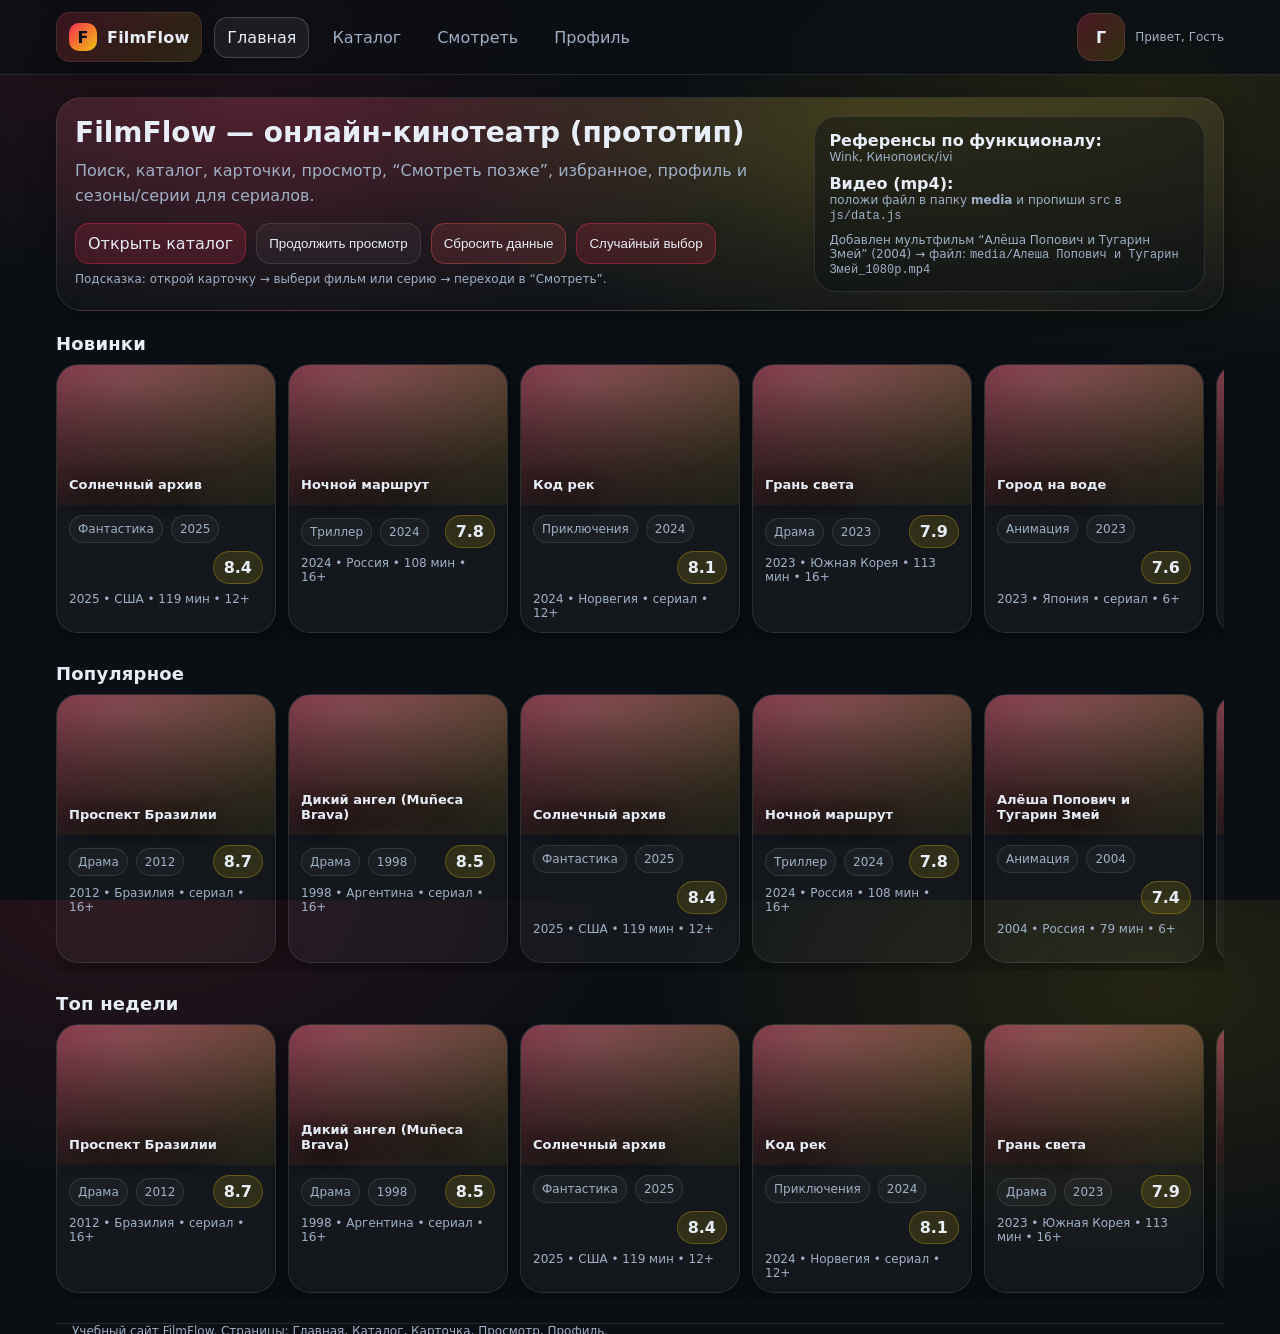
<file: FilmFlow/index.html>
<!doctype html>
<html lang="ru">
<head>
  <meta charset="utf-8" />
  <meta name="viewport" content="width=device-width,initial-scale=1" />
  <title>FilmFlow — главная</title>
  <link rel="stylesheet" href="css/style.css" />
</head>
<body data-page="home">
<header>
  <div class="container">
    <div class="topbar">
      <a class="logo" href="index.html">
        <span class="logo-badge">F</span> FilmFlow
      </a>

      <nav>
        <a class="navlink" data-nav="home" href="index.html">Главная</a>
        <a class="navlink" data-nav="catalog" href="catalog.html">Каталог</a>
        <a class="navlink" data-nav="watch" href="watch.html">Смотреть</a>
        <a class="navlink" data-nav="profile" href="profile.html">Профиль</a>
      </nav>

      <div class="spacer"></div>

      <div class="row" style="gap:10px">
        <div class="avatar" id="navAvatar">Г</div>
        <div class="small">Привет, <span id="navName">Гость</span></div>
      </div>
    </div>
  </div>
</header>

<main class="container">
  <section class="hero">
    <div class="hero-inner">
      <div>
        <h1>FilmFlow — онлайн-кинотеатр (прототип)</h1>
        <p>
          Поиск, каталог, карточки, просмотр, “Смотреть позже”, избранное, профиль
          и сезоны/серии для сериалов.
        </p>
        <div class="hero-actions">
          <a class="pill accent" href="catalog.html">Открыть каталог</a>
          <button class="pill" id="btnContinue">Продолжить просмотр</button>
          <button class="pill danger" id="btnClearAll">Сбросить данные</button>
          <button class="pill accent" id="btnRandom">Случайный выбор</button>
        </div>
        <div class="small" style="margin-top:8px">
          Подсказка: открой карточку → выбери фильм или серию → переходи в “Смотреть”.
        </div>
      </div>

      <aside class="hero-side">
        <div>
          <strong>Референсы по функционалу:</strong>
          <div class="small">Wink, Кинопоиск/ivi</div>
        </div>
        <div>
          <strong>Видео (mp4):</strong>
          <div class="small">положи файл в папку <b>media</b> и пропиши <code>src</code> в <code>js/data.js</code></div>
        </div>
        <div class="small">Добавлен мультфильм “Алёша Попович и Тугарин Змей” (2004) → файл: <code>media/Алеша Попович и Тугарин Змей_1080p.mp4</code></div>
      </aside>
    </div>
  </section>

  <section>
    <h2>Новинки</h2>
    <div id="rowNew" class="carousel"></div>
  </section>

  <section>
    <h2>Популярное</h2>
    <div id="rowHot" class="carousel"></div>
  </section>

  <section>
    <h2>Топ недели</h2>
    <div id="rowTop" class="carousel"></div>
  </section>

  <footer class="container">
    <div class="small">
      Учебный сайт FilmFlow. Страницы: Главная, Каталог, Карточка, Просмотр, Профиль.
    </div>
  </footer>
</main>

<script src="js/data.js"></script>
<script src="js/app.js"></script>
</body>
</html>
</file>
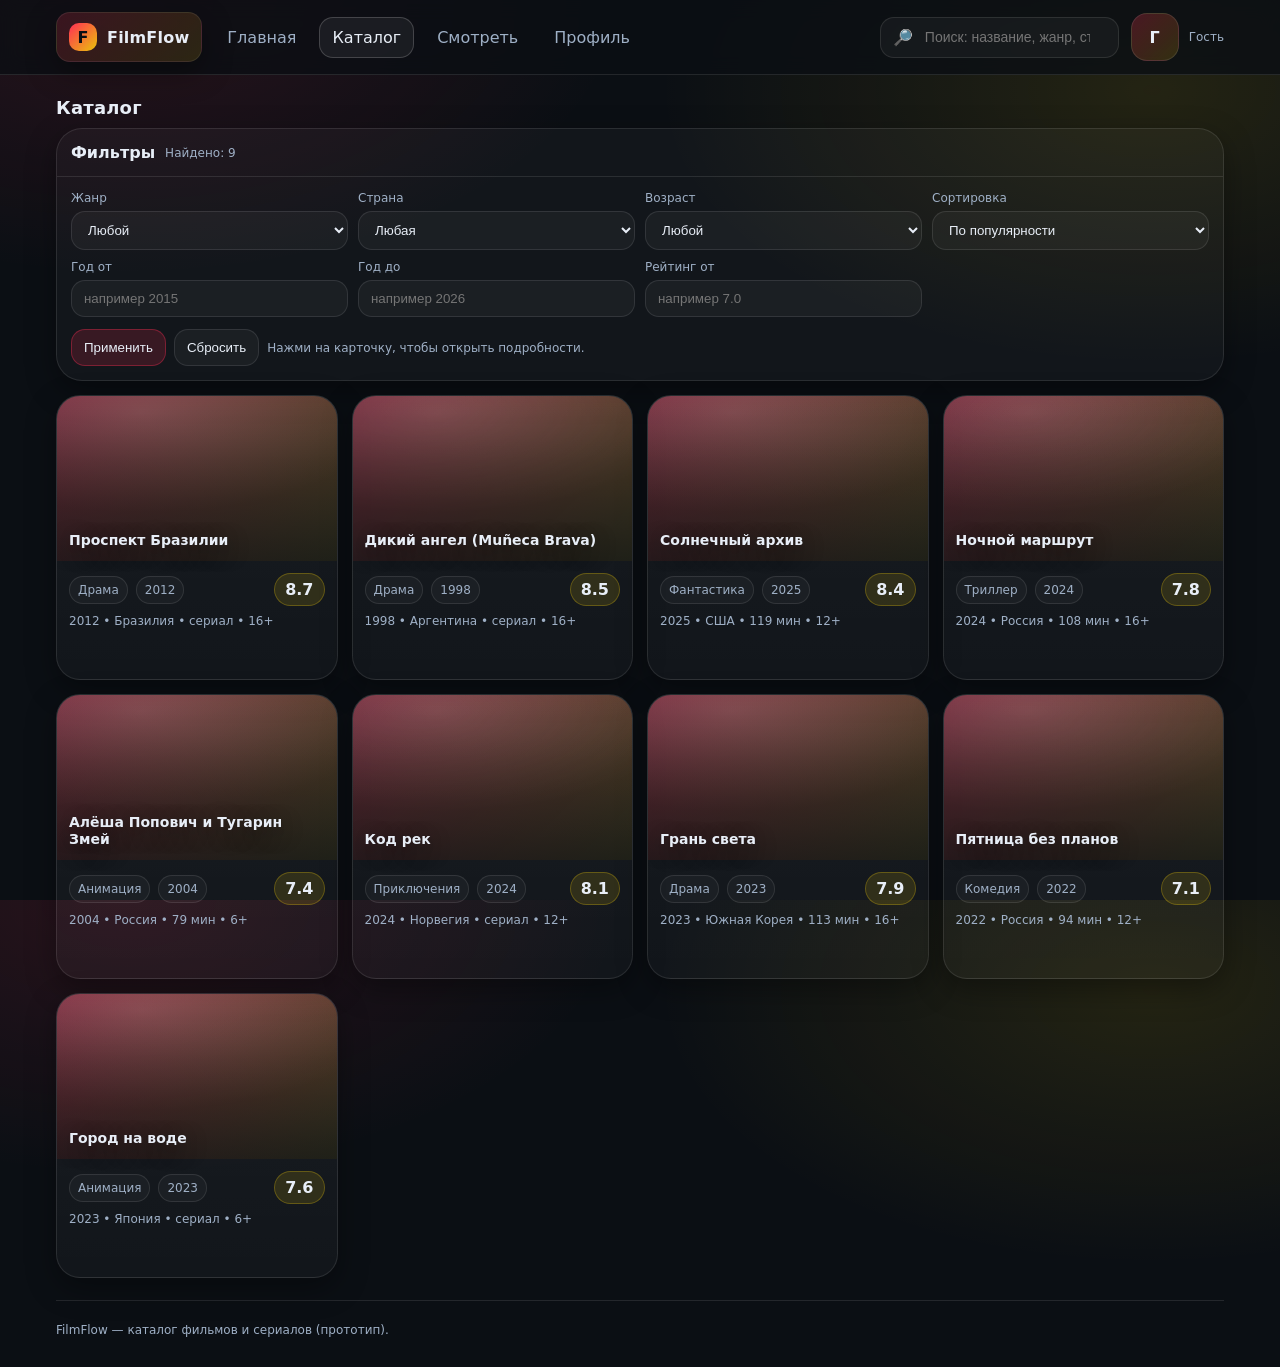
<file: FilmFlow/catalog.html>
<!doctype html>
<html lang="ru">
<head>
  <meta charset="utf-8" />
  <meta name="viewport" content="width=device-width,initial-scale=1" />
  <title>FilmFlow — каталог</title>
  <link rel="stylesheet" href="css/style.css" />
</head>
<body data-page="catalog">
<header>
  <div class="container">
    <div class="topbar">
      <a class="logo" href="index.html"><span class="logo-badge">F</span> FilmFlow</a>

      <nav>
        <a class="navlink" data-nav="home" href="index.html">Главная</a>
        <a class="navlink" data-nav="catalog" href="catalog.html">Каталог</a>
        <a class="navlink" data-nav="watch" href="watch.html">Смотреть</a>
        <a class="navlink" data-nav="profile" href="profile.html">Профиль</a>
      </nav>

      <div class="spacer"></div>

      <div class="search">
        🔎 <input id="q" type="search" placeholder="Поиск: название, жанр, страна…" autocomplete="off" />
      </div>

      <div class="row" style="gap:10px">
        <div class="avatar" id="navAvatar">Г</div>
        <div class="small"><span id="navName">Гость</span></div>
      </div>
    </div>
  </div>
</header>

<main class="container">
  <section>
    <h2>Каталог</h2>

    <div class="panel">
      <div class="panel-head">
        <strong>Фильтры</strong>
        <span id="count" class="small"></span>
      </div>
      <div class="panel-body">
        <div class="filters-grid">
          <div class="field">
            <label for="fGenre">Жанр</label>
            <select id="fGenre"><option value="">Любой</option></select>
          </div>
          <div class="field">
            <label for="fCountry">Страна</label>
            <select id="fCountry"><option value="">Любая</option></select>
          </div>
          <div class="field">
            <label for="fAge">Возраст</label>
            <select id="fAge">
              <option value="">Любой</option>
              <option value="0+">0+</option>
              <option value="6+">6+</option>
              <option value="12+">12+</option>
              <option value="16+">16+</option>
              <option value="18+">18+</option>
            </select>
          </div>
          <div class="field">
            <label for="fSort">Сортировка</label>
            <select id="fSort">
              <option value="pop">По популярности</option>
              <option value="rating">По рейтингу</option>
              <option value="new">Сначала новые</option>
            </select>
          </div>

          <div class="field">
            <label for="fYearMin">Год от</label>
            <input id="fYearMin" type="number" min="1950" max="2030" placeholder="например 2015" />
          </div>
          <div class="field">
            <label for="fYearMax">Год до</label>
            <input id="fYearMax" type="number" min="1950" max="2030" placeholder="например 2026" />
          </div>
          <div class="field">
            <label for="fRatingMin">Рейтинг от</label>
            <input id="fRatingMin" type="number" min="0" max="10" step="0.1" placeholder="например 7.0" />
          </div>
        </div>

        <div class="row" style="margin-top:12px">
          <button class="pill accent" id="btnApply" type="button">Применить</button>
          <button class="pill" id="btnReset" type="button">Сбросить</button>
          <span class="small">Нажми на карточку, чтобы открыть подробности.</span>
        </div>
      </div>
    </div>

    <div style="height:14px"></div>
    <div id="grid" class="grid"></div>
  </section>

  <footer>
    <div class="small">FilmFlow — каталог фильмов и сериалов (прототип).</div>
  </footer>
</main>

<script src="js/data.js"></script>
<script src="js/app.js"></script>
</body>
</html>
</file>
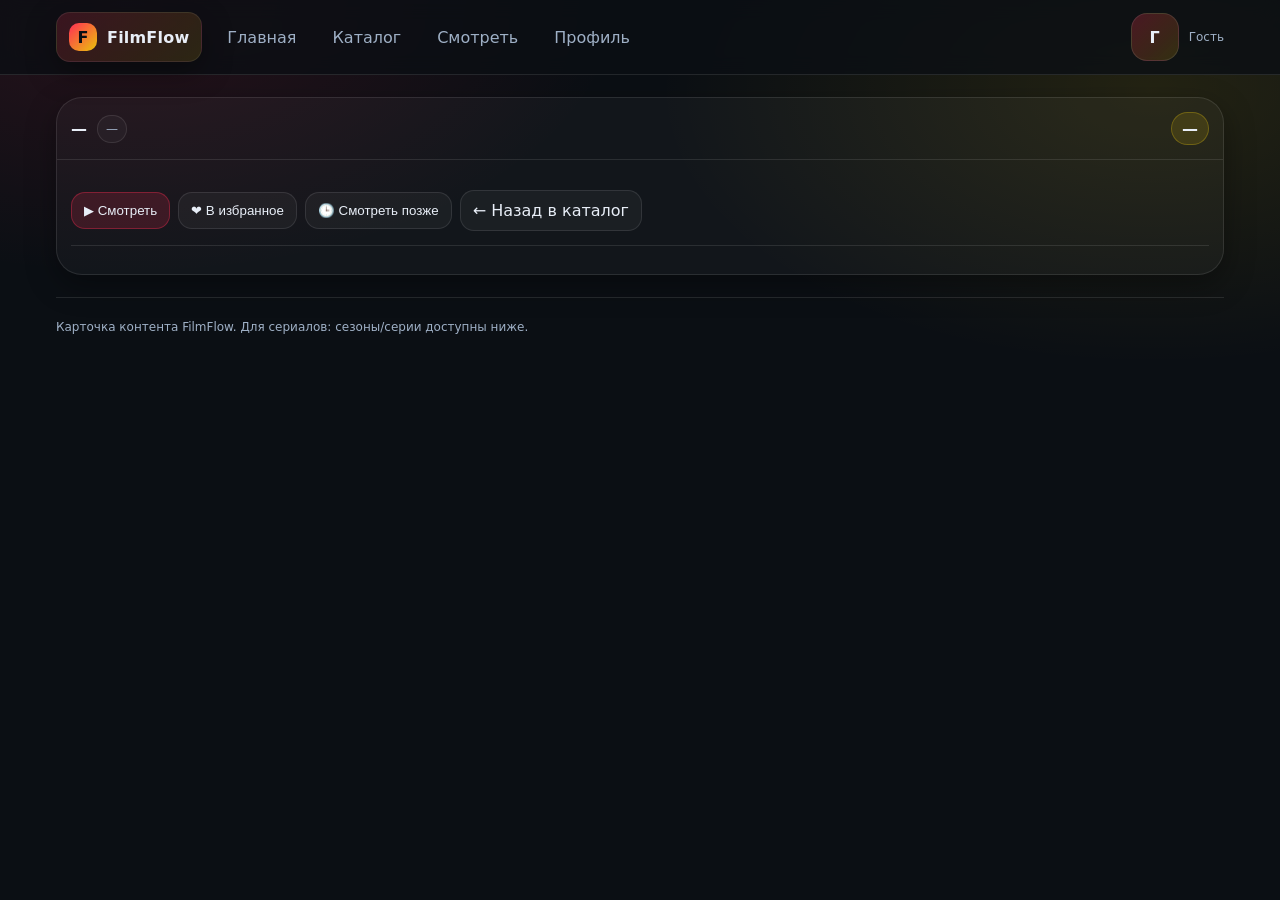
<file: FilmFlow/title.html>
<!doctype html>
<html lang="ru">
<head>
  <meta charset="utf-8" />
  <meta name="viewport" content="width=device-width,initial-scale=1" />
  <title>FilmFlow — карточка</title>
  <link rel="stylesheet" href="css/style.css" />
</head>
<body data-page="title">
<header>
  <div class="container">
    <div class="topbar">
      <a class="logo" href="index.html"><span class="logo-badge">F</span> FilmFlow</a>

      <nav>
        <a class="navlink" data-nav="home" href="index.html">Главная</a>
        <a class="navlink" data-nav="catalog" href="catalog.html">Каталог</a>
        <a class="navlink" data-nav="watch" href="watch.html">Смотреть</a>
        <a class="navlink" data-nav="profile" href="profile.html">Профиль</a>
      </nav>

      <div class="spacer"></div>

      <div class="row" style="gap:10px">
        <div class="avatar" id="navAvatar">Г</div>
        <div class="small"><span id="navName">Гость</span></div>
      </div>
    </div>
  </div>
</header>

<main class="container">
  <section class="panel">
    <div class="panel-head">
      <strong id="tTitle">—</strong>
      <span class="tag" id="tMeta">—</span>
      <span class="rating" id="tRating">—</span>
    </div>
    <div class="panel-body">
      <div class="row" id="tTags"></div>
      <p class="muted" id="tDesc" style="line-height:1.6"></p>

      <div class="row" style="margin-top:12px">
        <button class="pill accent" id="btnWatch" type="button">▶ Смотреть</button>
        <button class="pill" id="btnContinueSeries" type="button" style="display:none">Продолжить сериал</button>
        <button class="pill" id="btnFav" type="button">❤ В избранное</button>
        <button class="pill" id="btnWL" type="button">🕒 Смотреть позже</button>
        <a class="pill" href="catalog.html">← Назад в каталог</a>
      </div>

      <div id="epHint" class="small" style="margin-top:10px; display:none">
        Если это сериал — выбери сезон и серию ниже, затем нажми “Смотреть”.
      </div>

      <hr/>

      <div class="row" id="seasonsBox" style="display:none; gap:10px"></div>
      <div class="list" id="episodesBox" style="display:none; margin-top:12px"></div>
    </div>
  </section>

  <footer>
    <div class="small">
      Карточка контента FilmFlow. Для сериалов: сезоны/серии доступны ниже.
    </div>
  </footer>
</main>

<script src="js/data.js"></script>
<script src="js/app.js"></script>
</body>
</html>
</file>
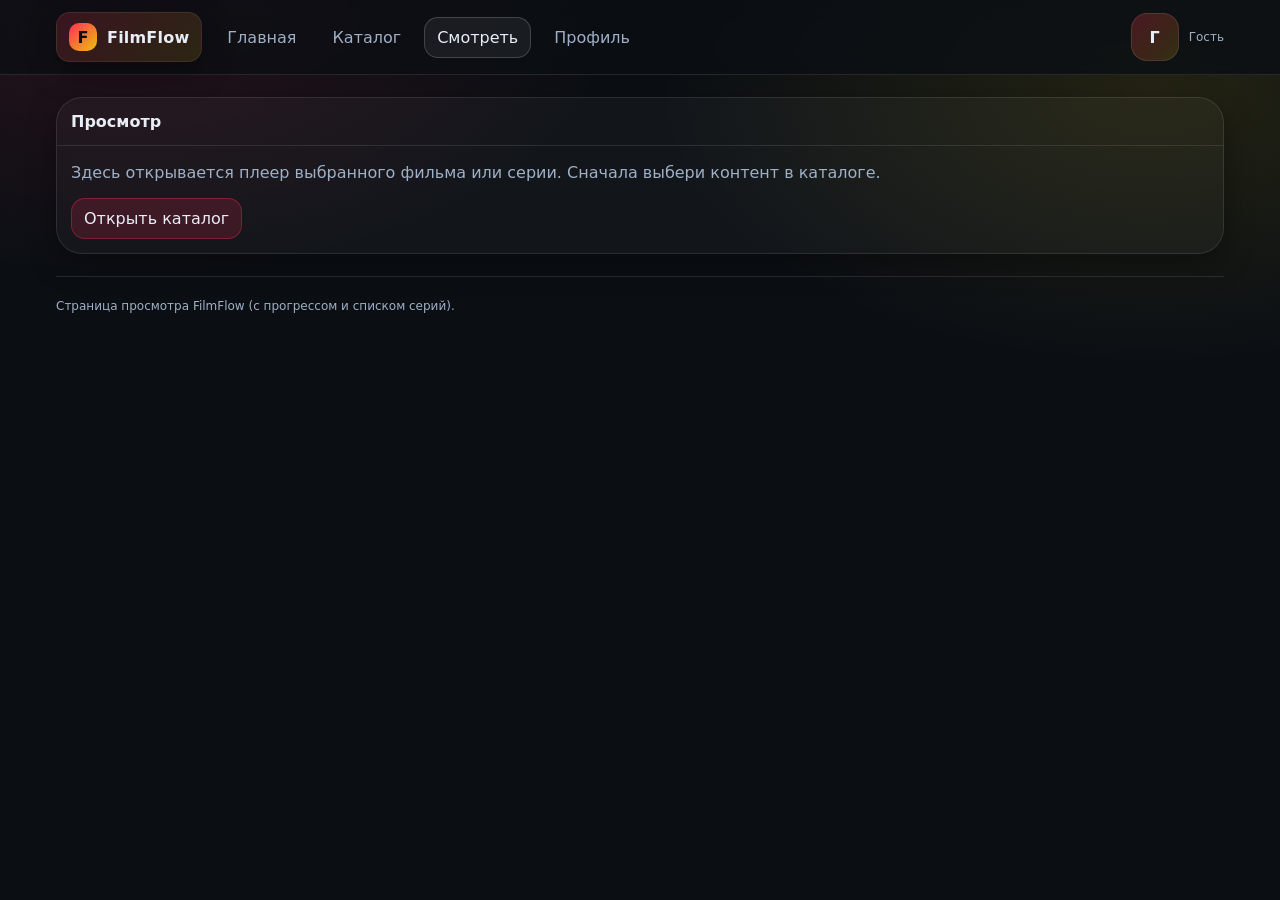
<file: FilmFlow/watch.html>
<!doctype html>
<html lang="ru">
<head>
  <meta charset="utf-8" />
  <meta name="viewport" content="width=device-width,initial-scale=1" />
  <title>FilmFlow — просмотр</title>
  <link rel="stylesheet" href="css/style.css" />
</head>
<body data-page="watch">
<header>
  <div class="container">
    <div class="topbar">
      <a class="logo" href="index.html"><span class="logo-badge">F</span> FilmFlow</a>

      <nav>
        <a class="navlink" data-nav="home" href="index.html">Главная</a>
        <a class="navlink" data-nav="catalog" href="catalog.html">Каталог</a>
        <a class="navlink" data-nav="watch" href="watch.html">Смотреть</a>
        <a class="navlink" data-nav="profile" href="profile.html">Профиль</a>
      </nav>

      <div class="spacer"></div>

      <div class="row" style="gap:10px">
        <div class="avatar" id="navAvatar">Г</div>
        <div class="small"><span id="navName">Гость</span></div>
      </div>
    </div>
  </div>
</header>

<main class="container">

  <section id="watchEmpty" class="panel" style="display:none">
    <div class="panel-head">
      <strong>Просмотр</strong>
    </div>
    <div class="panel-body">
      <p class="muted" style="margin:0; line-height:1.6">
        Здесь открывается плеер выбранного фильма или серии. Сначала выбери контент в каталоге.
      </p>
      <div class="row" style="margin-top:12px">
        <a class="pill accent" href="catalog.html">Открыть каталог</a>
      </div>
    </div>
  </section>

  <section id="watchPanel" class="panel">
    <div class="panel-head">
      <strong id="wTitle">—</strong>
      <span class="tag" id="wMeta">—</span>
      <span class="rating" id="wRating">—</span>
      <span class="spacer"></span>
      <button class="pill" id="btnSave" type="button">Сохранить прогресс</button>
      <button class="pill" id="btnStartOver" type="button">С начала</button>
      <a class="pill" href="profile.html">Профиль</a>
    </div>

    <div class="panel-body">
      <div class="two-col">
        <div>
          <!-- КАСТОМНЫЙ ПЛЕЕР (с поддержкой полноэкранного режима и выбором серий) -->
          <div class="video-container">
            <video class="video" id="video" preload="metadata">
              <source id="source" type="video/mp4">
            </video>

            <!-- Элементы управления плеером -->
            <div class="video-controls" id="videoControls">
              <div class="progress-bar-container">
                <div class="progress-bar-buffer"></div>
                <div class="progress-bar-played"></div>
                <input type="range" class="progress-bar" id="seekBar" value="0" min="0" max="100" step="0.1">
              </div>
              <div class="controls-buttons">
                <button class="ctrl-btn" id="playPauseBtn">▶</button>
                <button class="ctrl-btn" id="stopBtn">⏹</button>
                <button class="ctrl-btn" id="rewindBtn">⏪ 10</button>
                <button class="ctrl-btn" id="forwardBtn">⏩ 10</button>
                <span class="time-display" id="currentTime">0:00</span>
                <span class="time-sep">/</span>
                <span class="time-display" id="duration">0:00</span>
                <div class="volume-container">
                  <button class="ctrl-btn" id="muteBtn">🔊</button>
                  <input type="range" id="volumeSlider" min="0" max="1" step="0.01" value="1">
                </div>
                <button class="ctrl-btn" id="fullscreenBtn">⛶</button>
                <select id="playbackSpeed" class="ctrl-select">
                  <option value="0.5">0.5x</option>
                  <option value="0.75">0.75x</option>
                  <option value="1" selected>1x</option>
                  <option value="1.25">1.25x</option>
                  <option value="1.5">1.5x</option>
                  <option value="2">2x</option>
                </select>

                <!-- БЛОК ВЫБОРА СЕРИЙ И СЕЗОНОВ (изначально скрыт, показывается для сериалов) -->
                <div id="episodeSelector" class="episode-selector" style="display: none; margin-left: 10px; padding-left: 10px; border-left: 1px solid rgba(255,255,255,0.2);">
                  <div class="season-controls" style="display: flex; align-items: center; gap: 6px;">
                    <button class="ctrl-btn" id="prevSeasonBtn" title="Предыдущий сезон">◀◀ Сезон</button>
                    <span id="seasonDisplay" class="time-display">Сезон 1</span>
                    <button class="ctrl-btn" id="nextSeasonBtn" title="Следующий сезон">Сезон ▶▶</button>
                  </div>
                  <div class="episode-controls" style="display: flex; align-items: center; gap: 6px; margin-left: 10px;">
                    <button class="ctrl-btn" id="prevEpisodeBtn" title="Предыдущая серия">◀</button>
                    <span id="episodeDisplay" class="time-display">Серия 1 / 160</span>
                    <button class="ctrl-btn" id="nextEpisodeBtn" title="Следующая серия">▶</button>
                  </div>
                </div>
              </div>
            </div>
          </div>

          <!-- Подсказка по управлению с клавиатуры -->
          <div class="player-hint small" style="margin-top:8px; color:var(--muted); text-align:center;">
            ⚡ Пробел — пауза/воспроизведение • Стрелки ←/→ ±10 сек • Esc — выход из полноэкранного режима
          </div>

          <div id="noSrc" class="small" style="margin-top:8px; display:none">
            Сейчас у видео нет файла (src). Чтобы воспроизведение работало, добавь mp4 в папку <b>media</b>
            и пропиши src в <code>js/data.js</code> (для фильма) или у серии (для сериалов).
          </div>

          <div class="row" style="margin-top:12px">
            <button class="pill" id="btnFavFromPlayer" type="button">❤ В избранное</button>
            <button class="pill" id="btnWLFromPlayer" type="button">🕒 Смотреть позже</button>
            <a class="pill accent" href="catalog.html">← В каталог</a>
          </div>

          <p class="small" id="wDesc" style="margin-top:10px; line-height:1.55"></p>
        </div>

        <div id="episodePanel" class="panel" style="display:none">
          <div class="panel-head">
            <strong>Серии</strong>
            <span class="tag" id="epNow">—</span>
          </div>
          <div class="panel-body">
            <div class="row" id="wSeasons" style="gap:10px; margin-bottom:12px"></div>
            <div class="list" id="wEpisodes"></div>
          </div>
        </div>

      </div>
    </div>
  </section>

  <footer>
    <div class="small">Страница просмотра FilmFlow (с прогрессом и списком серий).</div>
  </footer>
</main>

<script src="js/data.js"></script>
<script src="js/app.js"></script>
</body>
</html>
</file>
<file: FilmFlow/css/style.css>
:root{
  --bg:#0b0f14;
  --panel:#101723;
  --panel2:#0f1620;
  --text:#e8eef7;
  --muted:#9fb0c6;
  --border: rgba(255,255,255,.10);
  --accent:#ff2d55;
  --shadow: 0 10px 30px rgba(0,0,0,.35);
  --r:16px;
  --r2:24px;
}

*{box-sizing:border-box}
html,body{height:100%}
body{
  margin:0;
  font-family: system-ui, -apple-system, Segoe UI, Roboto, Arial, sans-serif;
  background:
    radial-gradient(900px 500px at 10% 0%, rgba(255,45,85,.12), transparent 55%),
    radial-gradient(900px 500px at 90% 10%, rgba(255,214,10,.10), transparent 55%),
    var(--bg);
  color:var(--text);
}
a{color:inherit;text-decoration:none}
.container{max-width:1200px;margin:0 auto;padding:0 16px}
.small{font-size:12px;color:var(--muted)}
.muted{color:var(--muted)}
hr{border:0;border-top:1px solid var(--border);margin:14px 0}

header{
  position:sticky; top:0; z-index:50;
  backdrop-filter: blur(10px);
  background: rgba(11,15,20,.78);
  border-bottom: 1px solid var(--border);
}
.topbar{
  display:flex; align-items:center; gap:12px;
  padding:12px 0;
  flex-wrap:wrap;
}
.logo{
  display:flex; align-items:center; gap:10px;
  font-weight:800; letter-spacing:.2px;
  padding:10px 12px; border-radius:14px;
  background: linear-gradient(135deg, rgba(255,45,85,.18), rgba(255,214,10,.12));
  border:1px solid rgba(255,255,255,.08);
  box-shadow: var(--shadow);
  white-space:nowrap;
}
.logo-badge{
  width:28px;height:28px;border-radius:10px;
  background: linear-gradient(135deg, var(--accent), rgba(255,214,10,.9));
  display:grid;place-items:center;
  color:#0b0f14;font-weight:900;
}

nav{display:flex; gap:10px; flex-wrap:wrap; align-items:center}
.navlink{
  padding:10px 12px;
  border-radius:14px;
  border:1px solid transparent;
  color:var(--muted);
}
.navlink:hover{border-color:var(--border); color:var(--text); background: rgba(255,255,255,.04)}
.navlink.active{border-color: rgba(255,255,255,.18); color:var(--text); background: rgba(255,255,255,.06)}

.spacer{flex:1}

.search{
  flex:1; min-width:220px;
  display:flex; gap:10px; align-items:center;
  padding:10px 12px;
  border-radius:14px;
  border:1px solid var(--border);
  background: rgba(255,255,255,.04);
}
.search input{
  width:100%;
  background:transparent;border:0;outline:none;
  color:var(--text);
  font-size:14px;
}

.pill{
  padding:10px 12px;
  border-radius:14px;
  border:1px solid var(--border);
  background: rgba(255,255,255,.04);
  color:var(--text);
  cursor:pointer;
}
.pill:hover{background: rgba(255,255,255,.07)}
.pill.accent{
  border-color: rgba(255,45,85,.35);
  background: rgba(255,45,85,.16);
}
.pill.accent:hover{background: rgba(255,45,85,.22)}
.pill.danger{
  border-color: rgba(255,90,90,.35);
  background: rgba(255,90,90,.14);
}

main{padding:18px 0 48px}
section{margin:22px 0}
h1,h2,h3{margin:0 0 10px}
h1{font-size:28px}
h2{font-size:18px;letter-spacing:.2px}
h3{font-size:16px}

.hero{
  border:1px solid var(--border);
  border-radius: 26px;
  overflow:hidden;
  background:
    radial-gradient(900px 420px at 20% 0%, rgba(255,45,85,.20), transparent 55%),
    radial-gradient(900px 420px at 70% 10%, rgba(255,214,10,.15), transparent 55%),
    linear-gradient(180deg, rgba(255,255,255,.06), rgba(255,255,255,.02));
  box-shadow: var(--shadow);
}
.hero-inner{
  padding:18px;
  display:grid;
  grid-template-columns: 1.3fr .7fr;
  gap:14px;
}
.hero p{margin:0;color:var(--muted);line-height:1.55}
.hero-actions{display:flex;gap:10px;flex-wrap:wrap;margin-top:14px}
.hero-side{
  border:1px solid var(--border);
  border-radius: 22px;
  background: rgba(11,15,20,.45);
  padding:14px;
  display:flex; flex-direction:column; gap:10px;
}

.panel{
  border:1px solid var(--border);
  border-radius: 26px;
  background: rgba(255,255,255,.03);
  box-shadow: var(--shadow);
  overflow:hidden;
}
.panel .panel-head{
  padding:14px;
  border-bottom:1px solid var(--border);
  display:flex; align-items:center; gap:10px; flex-wrap:wrap;
}
.panel .panel-body{padding:14px}

.grid{
  display:grid;
  grid-template-columns: repeat(12, 1fr);
  gap:14px;
}
.card{
  grid-column: span 3;
  border: 1px solid var(--border);
  background: linear-gradient(180deg, rgba(255,255,255,.06), rgba(255,255,255,.03));
  border-radius: var(--r2);
  overflow:hidden;
  box-shadow: var(--shadow);
  cursor:pointer;
  min-height: 285px;
  display:flex; flex-direction:column;
}
.card:hover{transform: translateY(-2px); transition: .15s ease; border-color: rgba(255,255,255,.18)}
.poster{
  height: 165px;
  background: linear-gradient(135deg, rgba(255,45,85,.35), rgba(255,214,10,.18)),
              radial-gradient(500px 200px at 30% 10%, rgba(255,255,255,.22), transparent 50%),
              rgba(255,255,255,.03);
  display:flex; align-items:flex-end;
  padding:12px;
  position:relative;
}
.poster::after{
  content:"";
  position:absolute; inset:0;
  background: linear-gradient(180deg, transparent, rgba(11,15,20,.65));
}
.poster-title{
  position:relative; z-index:1;
  font-weight:800; font-size:14px; line-height:1.2;
  text-shadow: 0 6px 20px rgba(0,0,0,.55);
}
.meta{
  padding:12px 12px 14px;
  display:flex; flex-direction:column; gap:8px;
}
.row{display:flex; gap:8px; flex-wrap:wrap; align-items:center}
.tag{
  font-size:12px;
  color:var(--muted);
  border:1px solid var(--border);
  padding:6px 8px;
  border-radius:999px;
  background: rgba(255,255,255,.03);
}
.rating{
  margin-left:auto;
  font-weight:800;
  padding:6px 10px;
  border-radius:999px;
  border:1px solid rgba(255,214,10,.25);
  background: rgba(255,214,10,.12);
}

.carousel{
  display:flex; gap:12px;
  overflow:auto; padding-bottom:8px;
  scroll-snap-type:x mandatory;
}
.carousel::-webkit-scrollbar{height:10px}
.carousel::-webkit-scrollbar-thumb{background: rgba(255,255,255,.10); border-radius:999px}
.mini{
  min-width: 220px;
  scroll-snap-align: start;
  border-radius: 22px;
  border:1px solid var(--border);
  background: rgba(255,255,255,.04);
  overflow:hidden;
  cursor:pointer;
  box-shadow: var(--shadow);
}
.mini .poster{height:140px}
.mini .meta{padding:10px 12px 12px}
.mini .poster-title{font-size:13px}

.filters-grid{
  display:grid;
  grid-template-columns: repeat(12, 1fr);
  gap:10px;
}
.field{grid-column: span 3; display:flex; flex-direction:column; gap:6px}
label{font-size:12px;color:var(--muted)}
select,input[type="number"],input[type="text"]{
  background: rgba(255,255,255,.04);
  border:1px solid var(--border);
  border-radius: 14px;
  padding:10px 12px;
  color:var(--text);
  outline:none;
}

/* ===== Стили для выпадающих списков ===== */
select{
  background-color: rgba(255,255,255,.04);
  border:1px solid var(--border);
  color: var(--text);
  color-scheme: dark;
}
select option, select optgroup{
  background-color: #0f1620;
  color: #e8eef7;
}
select option:hover{
  background-color: rgba(255,255,255,.12);
  color: #e8eef7;
}
select option:checked{
  background-color: var(--accent);
  color: #0b0f14;
}
select option:disabled{
  color: rgba(232,238,247,.55);
}

/* ===== КАСТОМНЫЙ ПЛЕЕР (с поддержкой полноэкранного режима) ===== */
.video-container {
  position: relative;
  width: 100%;
  background: #000;
  border-radius: 22px;
  overflow: hidden;
  border: 1px solid var(--border);
}
.video {
  width: 100%;
  display: block;
  min-height: 280px;
}
.video-controls {
  position: absolute;
  bottom: 0;
  left: 0;
  right: 0;
  background: linear-gradient(transparent, rgba(0,0,0,0.8));
  padding: 10px;
  opacity: 0;
  transition: opacity 0.3s ease;
  display: flex;
  flex-direction: column;
  gap: 8px;
}
.video-container:hover .video-controls,
.video-controls:hover {
  opacity: 1;
}

/* Полноэкранный режим: контролы всегда видны */
.video-container:fullscreen .video-controls,
.video-container:-webkit-full-screen .video-controls,
.video-container:-moz-full-screen .video-controls,
.video-container:-ms-fullscreen .video-controls {
  opacity: 1 !important;
}

.progress-bar-container {
  position: relative;
  width: 100%;
  height: 8px;
  background: rgba(255,255,255,0.2);
  border-radius: 4px;
  cursor: pointer;
}
.progress-bar-buffer {
  position: absolute;
  height: 100%;
  background: rgba(255,255,255,0.3);
  border-radius: 4px;
  pointer-events: none;
}
.progress-bar-played {
  position: absolute;
  height: 100%;
  background: var(--accent);
  border-radius: 4px;
  pointer-events: none;
  z-index: 1;
}
.progress-bar {
  position: absolute;
  width: 100%;
  height: 100%;
  margin: 0;
  -webkit-appearance: none;
  appearance: none;
  background: transparent;
  z-index: 2;
  cursor: pointer;
}
.progress-bar::-webkit-slider-thumb {
  -webkit-appearance: none;
  appearance: none;
  width: 14px;
  height: 14px;
  background: white;
  border-radius: 50%;
  border: 2px solid var(--accent);
  box-shadow: 0 0 8px rgba(0,0,0,0.5);
  transition: transform 0.1s;
}
.progress-bar::-webkit-slider-thumb:hover {
  transform: scale(1.2);
}

.controls-buttons {
  display: flex;
  align-items: center;
  gap: 12px;
  color: white;
  font-size: 14px;
}
.ctrl-btn {
  background: rgba(255,255,255,0.1);
  border: 1px solid rgba(255,255,255,0.2);
  border-radius: 8px;
  padding: 6px 10px;
  color: white;
  cursor: pointer;
  font-size: 14px;
  display: flex;
  align-items: center;
  gap: 4px;
  transition: background 0.2s;
}
.ctrl-btn:hover {
  background: rgba(255,255,255,0.2);
}
.time-display {
  color: white;
  font-family: monospace;
  padding: 0 4px;
}
.time-sep {
  color: var(--muted);
  margin: 0 2px;
}
.volume-container {
  display: flex;
  align-items: center;
  gap: 6px;
}
#volumeSlider {
  width: 70px;
  background: rgba(255,255,255,0.2);
  border-radius: 4px;
  -webkit-appearance: none;
  appearance: none;
  height: 6px;
}
#volumeSlider::-webkit-slider-thumb {
  -webkit-appearance: none;
  appearance: none;
  width: 12px;
  height: 12px;
  background: white;
  border-radius: 50%;
  border: 2px solid var(--accent);
  cursor: pointer;
}
.ctrl-select {
  background: rgba(255,255,255,0.1);
  border: 1px solid rgba(255,255,255,0.2);
  border-radius: 8px;
  padding: 6px 10px;
  color: white;
  font-size: 14px;
  cursor: pointer;
  color-scheme: dark;
}
.ctrl-select option {
  background: #0f1620;
  color: white;
}

.player-hint {
  user-select: none;
  opacity: 0.8;
  transition: opacity 0.2s;
}
.player-hint:hover {
  opacity: 1;
}

.two-col{
  display:grid;
  grid-template-columns: 1.1fr .9fr;
  gap:14px;
}
.list{
  display:flex; flex-direction:column; gap:8px;
}
.list a{
  border:1px solid var(--border);
  background: rgba(255,255,255,.03);
  border-radius:14px;
  padding:10px 12px;
}
.list a:hover{background: rgba(255,255,255,.06)}
.list a.active{border-color: rgba(255,255,255,.20); background: rgba(255,255,255,.07)}

.kv{
  display:grid;
  grid-template-columns: 120px 1fr;
  gap:10px;
  align-items:start;
}
.kv .k{color:var(--muted); font-size:12px}
.kv .v{color:var(--text)}

.avatar{
  width:48px;height:48px;border-radius:16px;
  border:1px solid var(--border);
  background: linear-gradient(135deg, rgba(255,45,85,.25), rgba(255,214,10,.15));
  display:grid; place-items:center;
  font-weight:900;
}

footer{
  border-top:1px solid var(--border);
  padding:22px 0 30px;
  color:var(--muted);
}

@media (max-width: 980px){
  .hero-inner{grid-template-columns:1fr}
  .two-col{grid-template-columns:1fr}
  .card{grid-column: span 4}
  .field{grid-column: span 6}
}
@media (max-width: 640px){
  .card{grid-column: span 6}
  .field{grid-column: span 12}
  .search{min-width: 140px}
  h1{font-size:24px}
  .controls-buttons { flex-wrap: wrap; }
}
/* Дополнительные стили для блока episode-selector (добавить в конец файла style.css) */

.episode-selector {
  display: flex;
  align-items: center;
  gap: 8px;
  margin-left: 10px;
  padding-left: 10px;
  border-left: 1px solid rgba(255,255,255,0.2);
}

.episode-selector .ctrl-btn:disabled {
  opacity: 0.4;
  cursor: not-allowed;
}

.season-controls,
.episode-controls {
  display: flex;
  align-items: center;
  gap: 6px;
}

/* В полноэкранном режиме делаем блок более заметным */
.video-container:fullscreen .episode-selector,
.video-container:-webkit-full-screen .episode-selector,
.video-container:-moz-full-screen .episode-selector,
.video-container:-ms-fullscreen .episode-selector {
  border-left-color: rgba(255,255,255,0.4);
}

/* Адаптация для мобильных */
@media (max-width: 980px) {
  .controls-buttons {
    flex-wrap: wrap;
  }
  .episode-selector {
    flex-wrap: wrap;
    border-left: none;
    margin-left: 0;
    padding-left: 0;
  }
}
</file>
